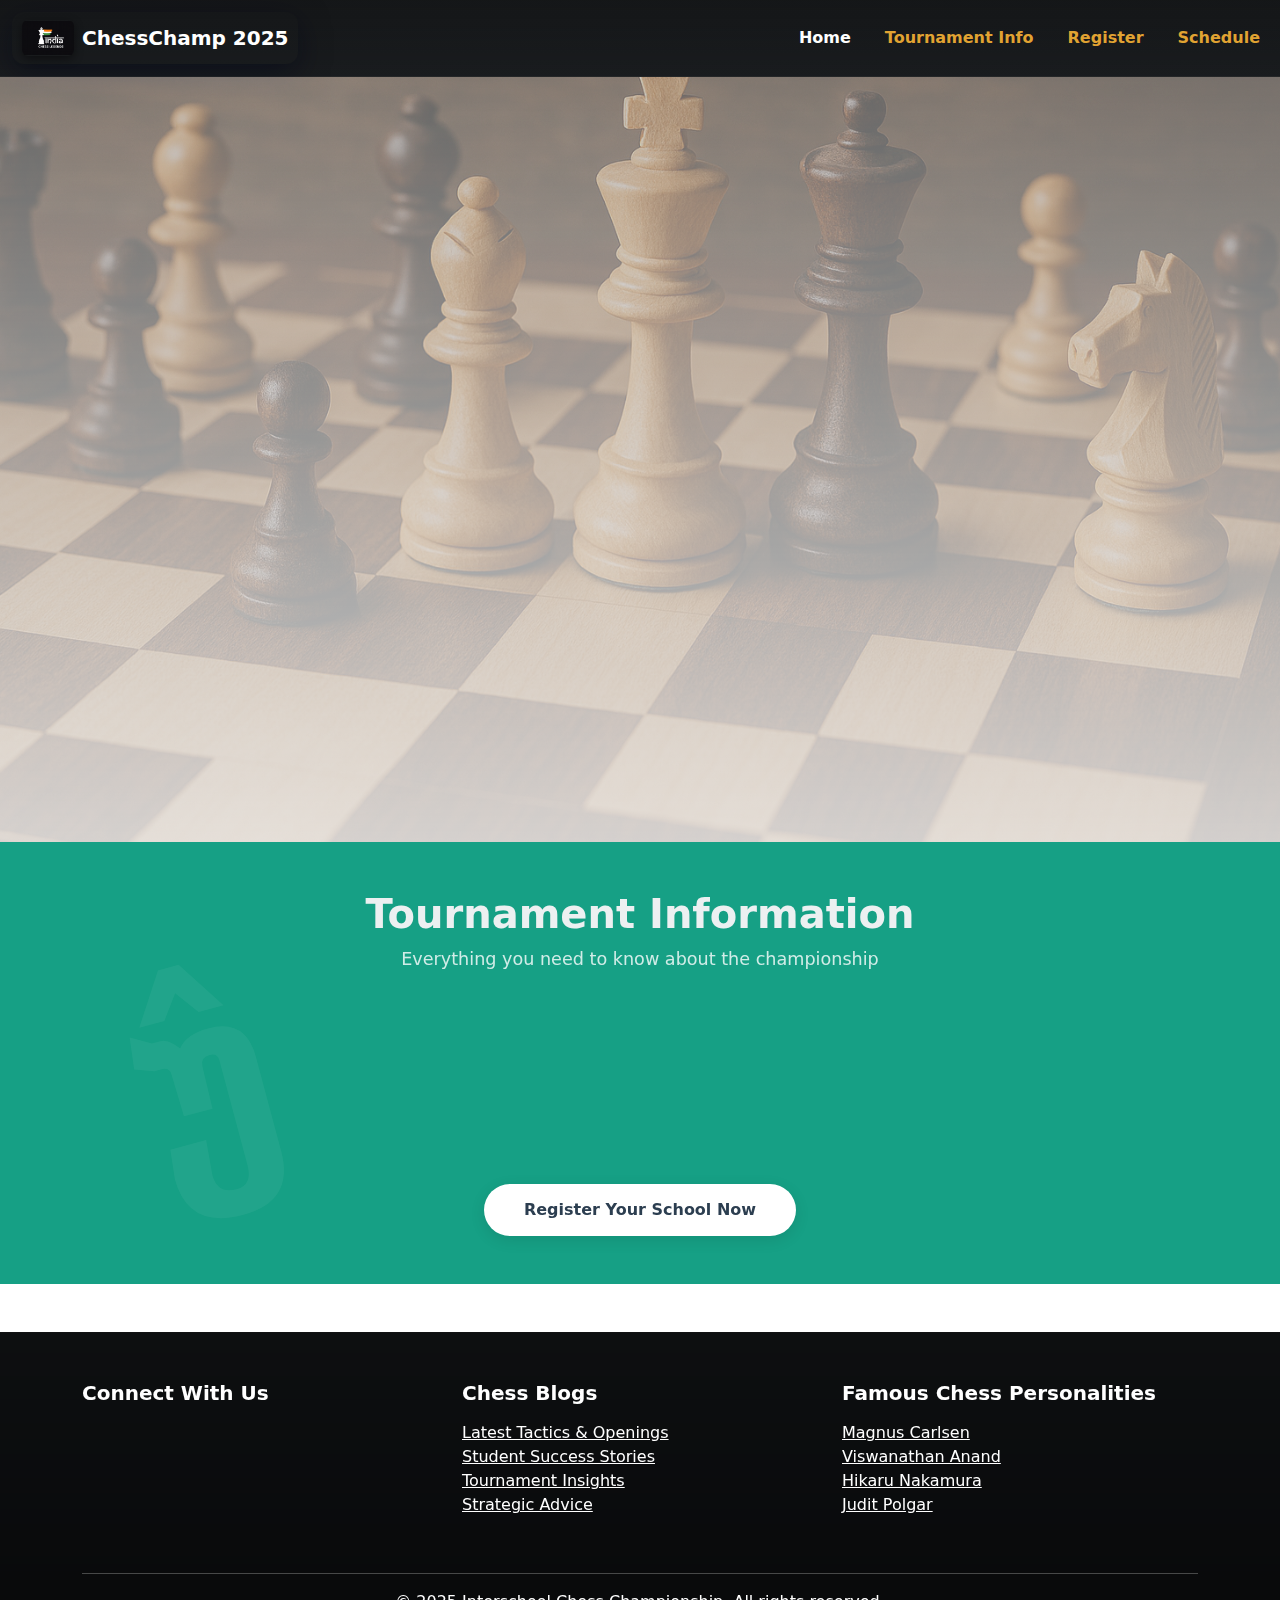
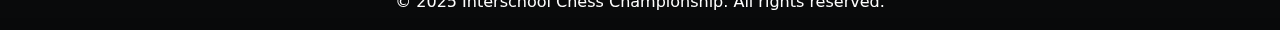
<file: index.html>
<!DOCTYPE html>
<html lang="en">
<head>
    <meta charset="UTF-8" />
    <meta name="viewport" content="width=device-width, initial-scale=1" />
    <meta name="description" content="Interschool Chess Championship 2025 - register, view schedule, and get tournament info." />

    <!-- Favicon -->
    <link rel="icon" href="logo.png" type="image/png">

    <title>Interschool Chess Championship 2025</title>

    <!-- Bootstrap CSS CDN -->
    <link href="https://cdn.jsdelivr.net/npm/bootstrap@5.3.3/dist/css/bootstrap.min.css" rel="stylesheet"
        integrity="sha384-QWTKZyjpPEjISv5WaRU9OFeRpok6YctnYmDr5pNlyT2bRjXh0JMhjY6hW+ALEwIH" crossorigin="anonymous" />

    <!-- FontAwesome CDN -->
    <link rel="stylesheet" href="https://cdnjs.cloudflare.com/ajax/libs/font-awesome/6.5.1/css/all.min.css"
        integrity="sha512-DTOQO9RWCH3ppGqcWaEA1BIZOC6xxalwEsw9c2QQeAIftl+Vegovlnee1c9QX4TctnWMn13TZye+giMm8e2LwA=="
        crossorigin="anonymous" referrerpolicy="no-referrer" />

    <!-- Google Fonts -->
    <link rel="preconnect" href="https://fonts.googleapis.com" />
    <link rel="preconnect" href="https://fonts.gstatic.com" crossorigin />
    <link href="https://fonts.googleapis.com/css2?family=Poppins:wght@400;500;600;700;800&display=swap" rel="stylesheet" />

    <!-- Custom CSS -->
    <link rel="stylesheet" href="styles.css" />

    <!-- small overrides to enable page background + overlay and logo shadow -->
    <style>
        /* full-page background (put background.jpg in project root) */
        body {
            background: url('background.jpg') no-repeat center center fixed;
            background-size: cover;
        }
        /* overlay for legible text */
        .bg-overlay {
            position: fixed;
            inset: 0;
            background: rgba(0,0,0,0.35);
            z-index: 0;
        }
        /* make navbar sit above overlay */
        .navbar, .hero-section, main, footer {
            position: relative;
            z-index: 2;
        }
        /* subtle logo styling */
        .navbar-brand img {
            height:36px;
            border-radius:6px;
            box-shadow: 0 3px 10px rgba(0,0,0,0.45);
        }
    </style>
</head>
<body>
    <!-- background overlay for contrast -->
    <div class="bg-overlay" aria-hidden="true"></div>

    <!-- Navigation Panel -->
    <nav class="navbar navbar-expand-lg navbar-dark bg-dark sticky-top">
        <div class="container">
            <a class="navbar-brand fw-bold d-flex align-items-center" href="#">
                <img src="logo.png" alt="ChessChamp Logo" class="me-2">
                <span>ChessChamp 2025</span>
            </a>
            <button class="navbar-toggler" type="button" data-bs-toggle="collapse"
                data-bs-target="#navbarNav" aria-controls="navbarNav" aria-expanded="false"
                aria-label="Toggle navigation">
                <span class="navbar-toggler-icon"></span>
            </button>
            <div class="collapse navbar-collapse justify-content-end" id="navbarNav">
                <ul class="navbar-nav fw-semibold">
                    <li class="nav-item">
                        <a class="nav-link active" href="#hero">Home</a>
                    </li>
                    <li class="nav-item">
                        <a class="nav-link" href="#tournament-info">Tournament Info</a>
                    </li>
                    <li class="nav-item">
                        <a class="nav-link" href="registration.html">Register</a>
                    </li>
                    <li class="nav-item">
                        <a class="nav-link" href="#schedule">Schedule</a>
                    </li>
                </ul>
            </div>
        </div>
    </nav>

    <!-- Hero Section -->
    <header id="hero" class="hero-section">
        <div class="container hero-content text-center">
            <h1 class="display-4">
                <span class="highlight-yellow">Interschool</span> <span class="highlight-cyan">Chess</span>
                <br />
                Championship 2025
            </h1>
            <p class="subtitle lead">Where young minds compete, strategies collide, and champions are born</p>
            <div class="hero-buttons mt-3">
                <a href="registration.html" class="btn btn-custom-primary mx-2 my-2">Register Now</a>
                <a href="#schedule" class="btn btn-custom-secondary mx-2 my-2">View Schedule</a>
            </div>
        </div>
    </header>

    <!-- Main Content -->
    <main>
        <!-- Tournament Information Section -->
        <section id="tournament-info" class="info-section py-5">
            <div class="container text-center">
                <h2 class="section-title">Tournament Information</h2>
                <p class="subtitle mb-4">Everything you need to know about the championship</p>

                <div class="row justify-content-center g-4">
                    <!-- Info Card 1: Date -->
                    <div class="col-lg-3 col-md-6">
                        <div class="info-card p-4 shadow-sm rounded bg-white">
                            <div class="icon text-primary"><i class="fas fa-calendar-alt fa-2x"></i></div>
                            <h3 class="card-title mt-3">Date</h3>
                            <p class="card-text">March 15-17, 2025</p>
                        </div>
                    </div>
                    <!-- Info Card 2: Venue -->
                    <div class="col-lg-3 col-md-6">
                        <div class="info-card p-4 shadow-sm rounded bg-white">
                            <div class="icon text-danger"><i class="fas fa-map-marker-alt fa-2x"></i></div>
                            <h3 class="card-title mt-3">Venue</h3>
                            <p class="card-text">Central Sports Complex</p>
                        </div>
                    </div>
                    <!-- Info Card 3: Participants -->
                    <div class="col-lg-3 col-md-6">
                        <div class="info-card p-4 shadow-sm rounded bg-white">
                            <div class="icon text-success"><i class="fas fa-users fa-2x"></i></div>
                            <h3 class="card-title mt-3">Participants</h3>
                            <p class="card-text">50+ Schools</p>
                        </div>
                    </div>
                    <!-- Info Card 4: Prize Pool -->
                    <div class="col-lg-3 col-md-6">
                        <div class="info-card p-4 shadow-sm rounded bg-white">
                            <div class="icon text-warning"><i class="fas fa-dollar-sign fa-2x"></i></div>
                            <h3 class="card-title mt-3">Prize Pool</h3>
                            <p class="card-text">$5,000+</p>
                        </div>
                    </div>
                </div>

                <!-- Final CTA -->
                <a id="register" href="registration.html" class="btn btn-final-cta mt-5">Register Your School Now</a>

            </div>
        </section>
    </main>

    <!-- jQuery CDN -->
    <script src="https://cdnjs.cloudflare.com/ajax/libs/jquery/3.7.1/jquery.min.js"
        integrity="sha512-v2CJ7UaYy4JwqLDIrZUI/4hqeoQieOmAZNXBeQyjo21dadnwR+8ZaIJVT8EE2iyI61OV8e6M8PP2/4hpQINQ/g=="
        crossorigin="anonymous" referrerpolicy="no-referrer"></script>

    <!-- Bootstrap JS Bundle -->
    <script src="https://cdn.jsdelivr.net/npm/bootstrap@5.3.3/dist/js/bootstrap.bundle.min.js"
        integrity="sha384-YvpcrYf0tY3lHB60NNkmXc5s9fDVZLESaAA55NDzOxhy9GkcIdslK1eN7N6jIeHz" crossorigin="anonymous">
    </script>

    <script>
        // Simple jQuery for smooth scroll anchor links
        $(document).ready(function () {
            console.log("Page loaded and ready for chess!");

            $('a[href^="#"]').on('click', function (event) {
                var target = $(this.getAttribute('href'));
                if (target.length) {
                    event.preventDefault();
                    $('html, body').stop().animate({
                        scrollTop: target.offset().top
                    }, 800);
                }
            });
        });
    </script>

<!-- Footer Section -->
<footer class="bg-dark text-white pt-5 pb-3 mt-5">
    <div class="container">
        <div class="row">
            <!-- Social Media -->
            <div class="col-md-4 mb-4">
                <h5 class="fw-bold mb-3">Connect With Us</h5>
                <a href="#" class="text-white me-3"><i class="fab fa-facebook fa-lg"></i></a>
                <a href="#" class="text-white me-3"><i class="fab fa-twitter fa-lg"></i></a>
                <a href="#" class="text-white me-3"><i class="fab fa-instagram fa-lg"></i></a>
                <a href="#" class="text-white me-3"><i class="fab fa-linkedin fa-lg"></i></a>
                <a href="#" class="text-white"><i class="fab fa-youtube fa-lg"></i></a>
            </div>
            <!-- Blog Section -->
            <div class="col-md-4 mb-4">
                <h5 class="fw-bold mb-3">Chess Blogs</h5>
                <ul class="list-unstyled">
                    <li><a href="#" class="text-white text-decoration-underline">Latest Tactics & Openings</a></li>
                    <li><a href="#" class="text-white text-decoration-underline">Student Success Stories</a></li>
                    <li><a href="#" class="text-white text-decoration-underline">Tournament Insights</a></li>
                    <li><a href="#" class="text-white text-decoration-underline">Strategic Advice</a></li>
                </ul>
            </div>
            <!-- Famous Personalities -->
            <div class="col-md-4 mb-4">
                <h5 class="fw-bold mb-3">Famous Chess Personalities</h5>
                <ul class="list-unstyled">
                    <li><a href="#" class="text-white text-decoration-underline">Magnus Carlsen</a></li>
                    <li><a href="#" class="text-white text-decoration-underline">Viswanathan Anand</a></li>
                    <li><a href="#" class="text-white text-decoration-underline">Hikaru Nakamura</a></li>
                    <li><a href="#" class="text-white text-decoration-underline">Judit Polgar</a></li>
                </ul>
            </div>
        </div>
        <hr class="bg-secondary">
        <div class="row">
            <div class="col text-center">
                <p class="mb-0">&copy; 2025 Interschool Chess Championship. All rights reserved.</p>
            </div>
        </div>
    </div>
</footer>

</body>
</html>
</file>
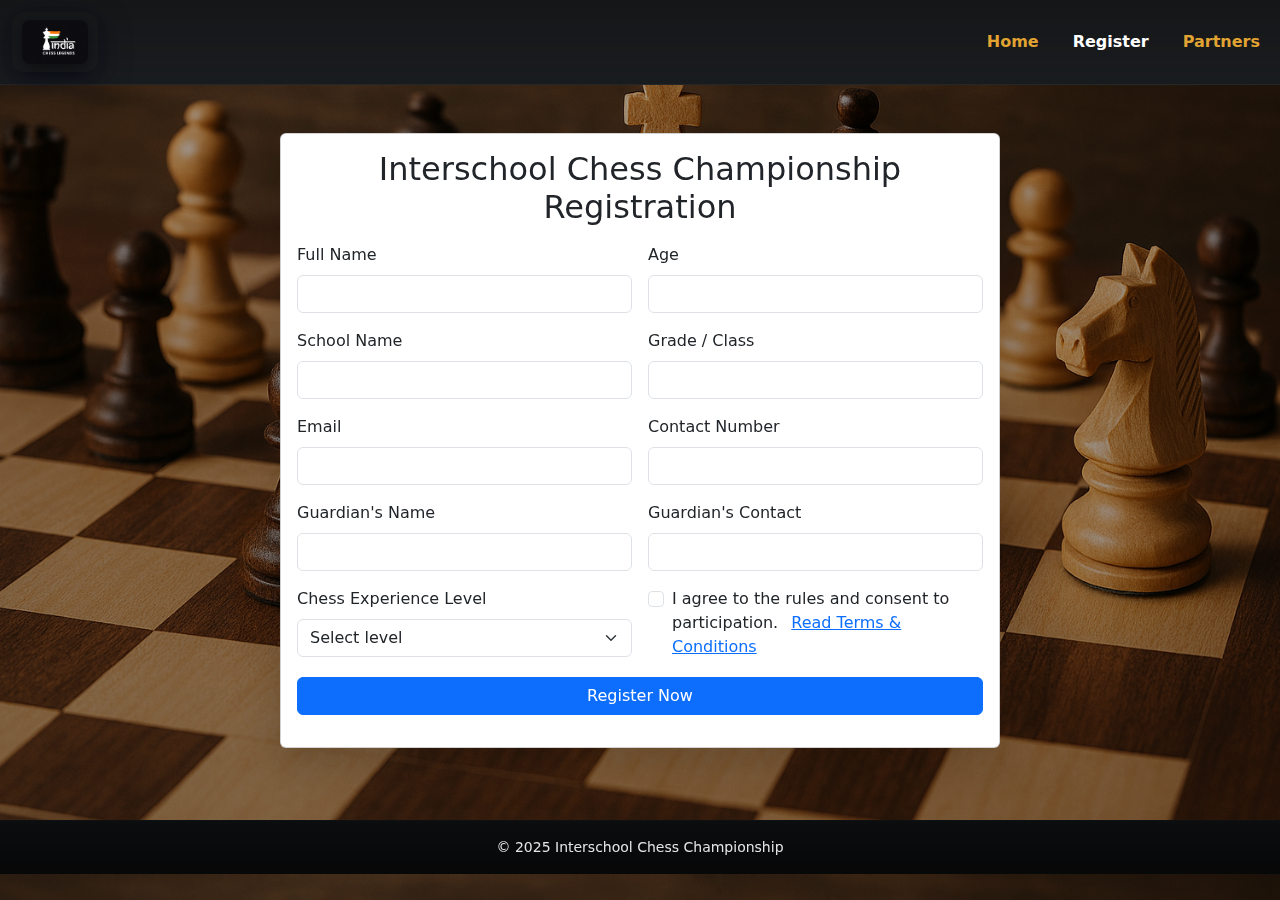
<file: registration.html>
<!DOCTYPE html>
<html lang="en">
<head>
    <meta charset="utf-8" />
    <meta name="viewport" content="width=device-width,initial-scale=1" />
    <title>Register — Interschool Chess Championship</title>

    <!-- Favicons -->
    <link rel="icon" type="image/png" sizes="32x32" href="favicon-32.png">
    <link rel="icon" type="image/png" sizes="48x48" href="favicon-48.png">
    <link rel="shortcut icon" href="favicon.ico" type="image/x-icon">
    <link rel="apple-touch-icon" sizes="180x180" href="apple-touch-icon.png">
    <meta name="theme-color" content="#0d6efd">

    <!-- Bootstrap CSS -->
    <link href="https://cdn.jsdelivr.net/npm/bootstrap@5.3.3/dist/css/bootstrap.min.css" rel="stylesheet"
          crossorigin="anonymous" />

    <!-- Project CSS -->
    <link rel="stylesheet" href="styles.css" />
</head>
<body>
    <div class="bg-overlay" aria-hidden="true"></div>

    <!-- Navigation (same as index) -->
    <nav class="navbar navbar-expand-lg navbar-dark bg-dark sticky-top">
        <div class="container">
            <a class="navbar-brand d-flex align-items-center" href="index.html" aria-label="Home">
                <img src="logo.png" alt="Site logo" style="height:44px; width:auto; border-radius:8px;">
            </a>

            <button class="navbar-toggler" type="button" data-bs-toggle="collapse"
                    data-bs-target="#navbarNav" aria-controls="navbarNav" aria-expanded="false"
                    aria-label="Toggle navigation">
                <span class="navbar-toggler-icon"></span>
            </button>

            <div class="collapse navbar-collapse justify-content-end" id="navbarNav">
                <ul class="navbar-nav fw-semibold">
                    <li class="nav-item"><a class="nav-link" href="index.html">Home</a></li>
                    <li class="nav-item"><a class="nav-link active" href="registration.html">Register</a></li>
                    <li class="nav-item"><a class="nav-link" href="partners.html">Partners</a></li>
                </ul>
            </div>
        </div>
    </nav>

    <!-- Registration form -->
    <main class="form-wrap py-5">
        <div class="container d-flex justify-content-center">
            <div class="card shadow-lg" style="max-width:720px; width:100%;">
                <div class="card-body">
                    <h2 class="card-title text-center mb-3">Interschool Chess Championship Registration</h2>

                    <!-- IMPORTANT: replace APPS_SCRIPT_URL with your deployed Apps Script web app URL -->
                    <form id="regForm" action="https://script.google.com/macros/s/AKfycbx0muFwBFm2RHap0IhELVrEaoYLRfnDjO_DhUdGuZ-_DJtVDOnWThdS4sALF8njBSyT/exec" method="post" novalidate>
                        <div class="row g-3">
                            <div class="col-12 col-md-6">
                                <label for="name" class="form-label">Full Name</label>
                                <input id="name" name="name" type="text" class="form-control" required>
                            </div>
                            <div class="col-12 col-md-6">
                                <label for="age" class="form-label">Age</label>
                                <input id="age" name="age" type="number" min="6" max="100" class="form-control" required>
                            </div>

                            <div class="col-12 col-md-6">
                                <label for="school" class="form-label">School Name</label>
                                <input id="school" name="school" type="text" class="form-control" required>
                            </div>
                            <div class="col-12 col-md-6">
                                <label for="grade" class="form-label">Grade / Class</label>
                                <input id="grade" name="grade" type="text" class="form-control" required>
                            </div>

                            <div class="col-12 col-md-6">
                                <label for="email" class="form-label">Email</label>
                                <input id="email" name="email" type="email" class="form-control" required>
                            </div>
                            <div class="col-12 col-md-6">
                                <label for="contact" class="form-label">Contact Number</label>
                                <input id="contact" name="contact" type="tel" class="form-control" inputmode="tel"
                                       pattern="[\d+\-\s]{7,20}" title="Enter a valid phone number" required>
                            </div>

                            <div class="col-12 col-md-6">
                                <label for="guardian" class="form-label">Guardian's Name</label>
                                <input id="guardian" name="guardian" type="text" class="form-control" required>
                            </div>
                            <div class="col-12 col-md-6">
                                <label for="guardianContact" class="form-label">Guardian's Contact</label>
                                <input id="guardianContact" name="guardianContact" type="tel" class="form-control" required>
                            </div>

                            <div class="col-12 col-md-6">
                                <label for="level" class="form-label">Chess Experience Level</label>
                                <select id="level" name="level" class="form-select" required>
                                    <option value="">Select level</option>
                                    <option>Beginner</option>
                                    <option>Intermediate</option>
                                    <option>Advanced</option>
                                </select>
                            </div>

                            <div class="col-12 col-md-6 d-flex align-items-center">
                                <div class="form-check">
                                    <input id="consent" name="consent" class="form-check-input" type="checkbox" value="Yes" required>
                                    <label class="form-check-label" for="consent">
                                        I agree to the rules and consent to participation.
                                        <a href="terms.html" target="_blank" rel="noopener" class="ms-2">Read Terms &amp; Conditions</a>
                                    </label>
                                </div>
                            </div>

                            <div class="col-12">
                                <button id="submitBtn" type="submit" class="btn btn-primary w-100">Register Now</button>
                            </div>

                            <div class="col-12">
                                <div id="formMessage" class="alert d-none mt-2" role="alert"></div>
                            </div>
                        </div>
                    </form>

                </div>
            </div>
        </div>
    </main>
    
    <footer class="bg-dark text-white py-3 mt-4">
        <div class="container text-center small">
            &copy; 2025 Interschool Chess Championship
        </div>
    </footer>
    
    <!-- Bootstrap JS -->
    <script src="https://cdn.jsdelivr.net/npm/bootstrap@5.3.3/dist/js/bootstrap.bundle.min.js" crossorigin="anonymous"></script>

    <script>
    // lightweight client-side feedback and basic validation UI
    (function(){
      const form = document.getElementById('regForm');
      const msg = document.getElementById('formMessage');
      const submitBtn = document.getElementById('submitBtn');

      form.addEventListener('submit', function(ev){
        // browser will handle required/validation; show pending state
        submitBtn.disabled = true;
        submitBtn.textContent = 'Submitting...';
        msg.classList.remove('d-none','alert-success','alert-danger');
        // allow normal submit to server (remove if you want to post via fetch)
        setTimeout(function(){
          // if user didn't replace action, show warning
          if (!form.action || form.action.includes('APPS_SCRIPT_URL_HERE')) {
            ev.preventDefault();
            submitBtn.disabled = false;
            submitBtn.textContent = 'Register Now';
            msg.textContent = 'Replace APPS_SCRIPT_URL_HERE with your deployed Apps Script URL. Submission prevented.';
            msg.classList.add('alert','alert-danger','d-block');
          }
        }, 200);
      }, false);
    })();
    </script>
</body>
</html>
</file>
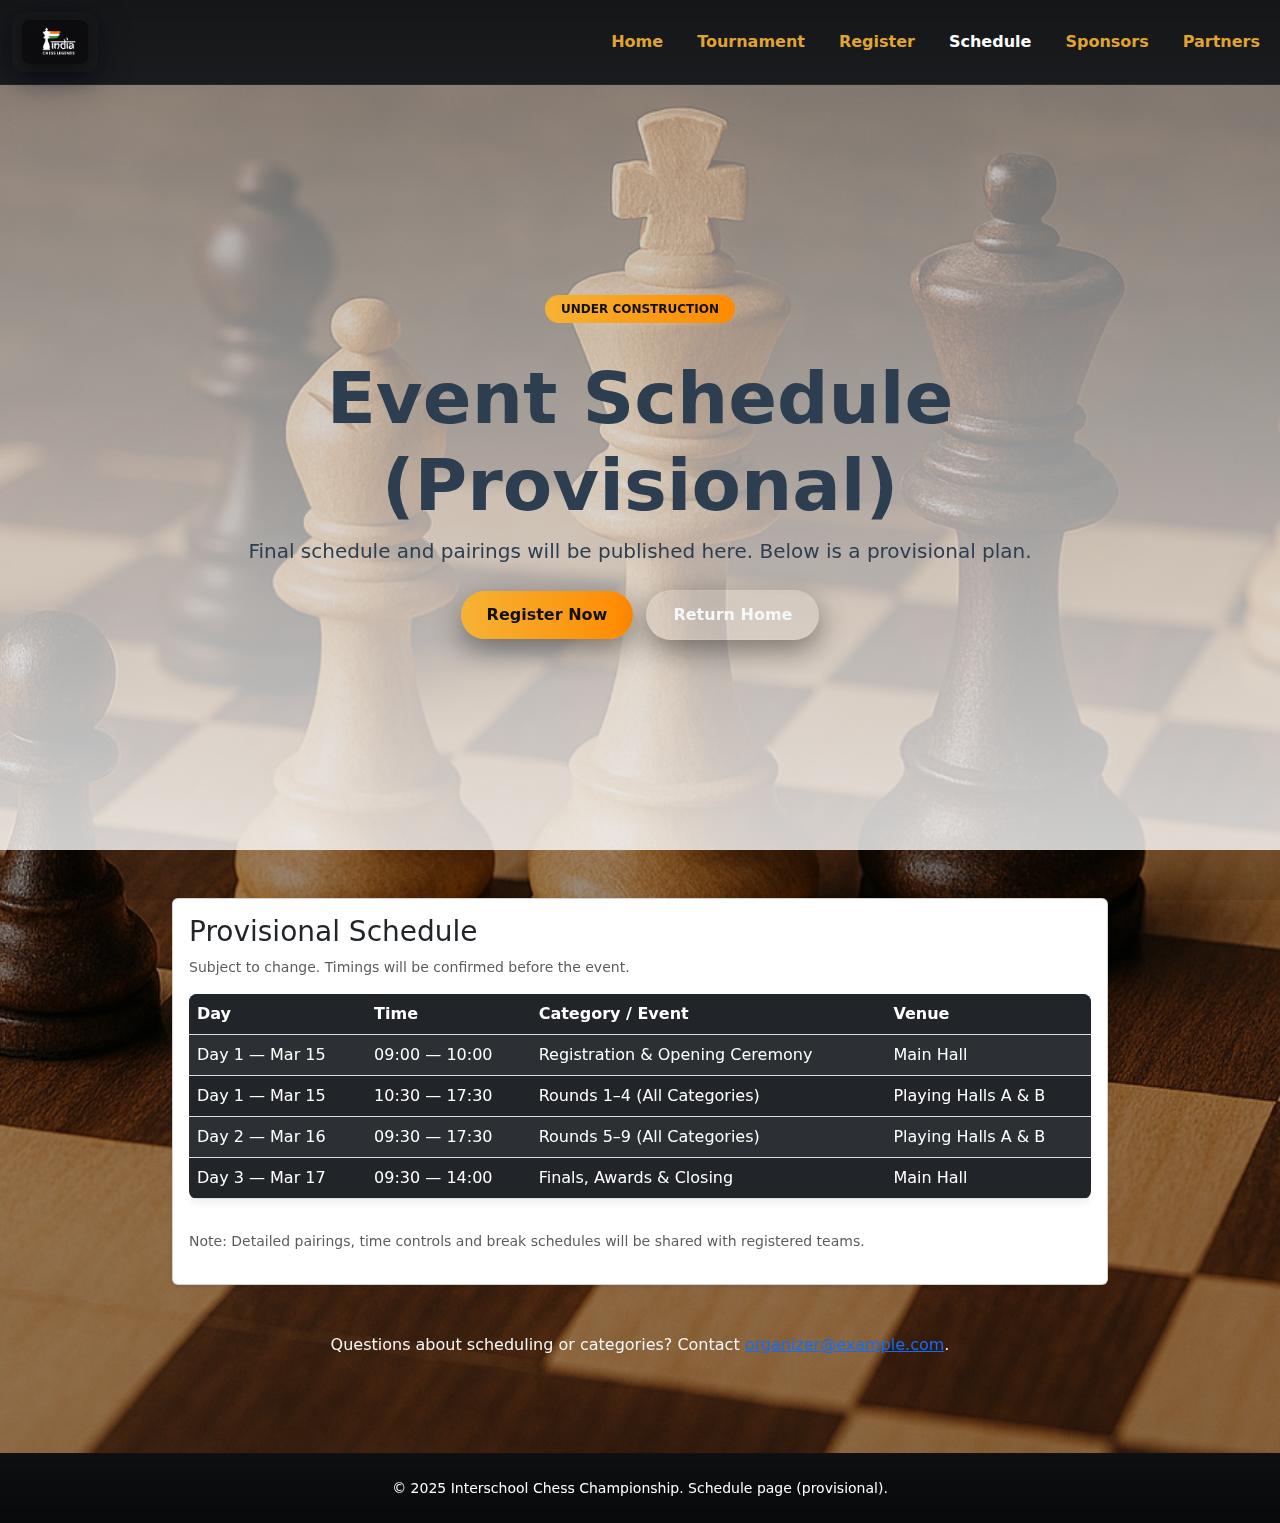
<file: schedule.html>
<!DOCTYPE html>
<html lang="en">
<head>
  <meta charset="utf-8" />
  <meta name="viewport" content="width=device-width,initial-scale=1" />
  <title>Schedule — Interschool Chess Championship</title>

  <!-- Favicons -->
  <link rel="icon" type="image/png" sizes="32x32" href="favicon-32.png">
  <link rel="icon" type="image/png" sizes="48x48" href="favicon-48.png">
  <link rel="shortcut icon" href="favicon.ico" type="image/x-icon">
  <link rel="apple-touch-icon" sizes="180x180" href="apple-touch-icon.png">
  <meta name="theme-color" content="#0d6efd">

  <!-- Bootstrap CSS -->
  <link href="https://cdn.jsdelivr.net/npm/bootstrap@5.3.3/dist/css/bootstrap.min.css" rel="stylesheet" crossorigin="anonymous" />

  <!-- Project CSS -->
  <link rel="stylesheet" href="styles.css" />
</head>
<body>
  <div class="bg-overlay" aria-hidden="true"></div>

  <!-- Navigation -->
  <nav class="navbar navbar-expand-lg navbar-dark bg-dark sticky-top">
    <div class="container">
      <a class="navbar-brand d-flex align-items-center" href="index.html" aria-label="Home">
        <img src="logo.png" alt="Site logo" style="height:44px; width:auto; border-radius:8px;">
      </a>
      <button class="navbar-toggler" type="button" data-bs-toggle="collapse"
              data-bs-target="#navbarNav" aria-controls="navbarNav" aria-expanded="false"
              aria-label="Toggle navigation">
        <span class="navbar-toggler-icon"></span>
      </button>
      <div class="collapse navbar-collapse justify-content-end" id="navbarNav">
        <ul class="navbar-nav fw-semibold">
          <li class="nav-item"><a class="nav-link" href="index.html">Home</a></li>
          <li class="nav-item"><a class="nav-link" href="tournament.html">Tournament</a></li>
          <li class="nav-item"><a class="nav-link" href="registration.html">Register</a></li>
          <li class="nav-item"><a class="nav-link active" href="schedule.html">Schedule</a></li>
          <li class="nav-item"><a class="nav-link" href="sponsors.html">Sponsors</a></li>
          <li class="nav-item"><a class="nav-link" href="partners.html">Partners</a></li>
        </ul>
      </div>
    </div>
  </nav>

  <!-- Under Construction / Provisional Schedule -->
  <header class="hero-section text-center py-6">
    <div class="container">
      <div class="badge rounded-pill mb-3" style="background:linear-gradient(90deg,#f6b235,#ff8a00);color:#111;font-weight:700;padding:8px 16px;display:inline-block;">
        UNDER CONSTRUCTION
      </div>
      <h1 class="display-5 mt-3">Event Schedule (Provisional)</h1>
      <p class="lead mt-2 mb-4">Final schedule and pairings will be published here. Below is a provisional plan.</p>
      <a href="registration.html" class="btn btn-custom-primary me-2">Register Now</a>
      <a href="index.html" class="btn btn-custom-secondary">Return Home</a>
    </div>
  </header>

  <main class="py-5">
    <div class="container" style="max-width:960px;">
      <section class="card shadow-sm mb-5">
        <div class="card-body">
          <h3 class="card-title">Provisional Schedule</h3>
          <p class="text-muted small">Subject to change. Timings will be confirmed before the event.</p>

          <div class="table-responsive mt-3">
            <table class="table table-dark table-striped align-middle">
              <thead>
                <tr>
                  <th>Day</th>
                  <th>Time</th>
                  <th>Category / Event</th>
                  <th>Venue</th>
                </tr>
              </thead>
              <tbody>
                <tr>
                  <td>Day 1 — Mar 15</td>
                  <td>09:00 — 10:00</td>
                  <td>Registration & Opening Ceremony</td>
                  <td>Main Hall</td>
                </tr>
                <tr>
                  <td>Day 1 — Mar 15</td>
                  <td>10:30 — 17:30</td>
                  <td>Rounds 1–4 (All Categories)</td>
                  <td>Playing Halls A & B</td>
                </tr>
                <tr>
                  <td>Day 2 — Mar 16</td>
                  <td>09:30 — 17:30</td>
                  <td>Rounds 5–9 (All Categories)</td>
                  <td>Playing Halls A & B</td>
                </tr>
                <tr>
                  <td>Day 3 — Mar 17</td>
                  <td>09:30 — 14:00</td>
                  <td>Finals, Awards & Closing</td>
                  <td>Main Hall</td>
                </tr>
              </tbody>
            </table>
          </div>

          <p class="small text-muted mt-3">Note: Detailed pairings, time controls and break schedules will be shared with registered teams.</p>
        </div>
      </section>

      <section class="mb-5 text-center">
        <p>Questions about scheduling or categories? Contact <a href="mailto:organizer@example.com">organizer@example.com</a>.</p>
      </section>
    </div>
  </main>

  <footer class="bg-dark text-white py-4">
    <div class="container text-center small">
      &copy; 2025 Interschool Chess Championship. Schedule page (provisional).
    </div>
  </footer>

  <!-- Bootstrap JS -->
  <script src="https://cdn.jsdelivr.net/npm/bootstrap@5.3.3/dist/js/bootstrap.bundle.min.js" crossorigin="anonymous"></script>
</body>
</html>
</file>
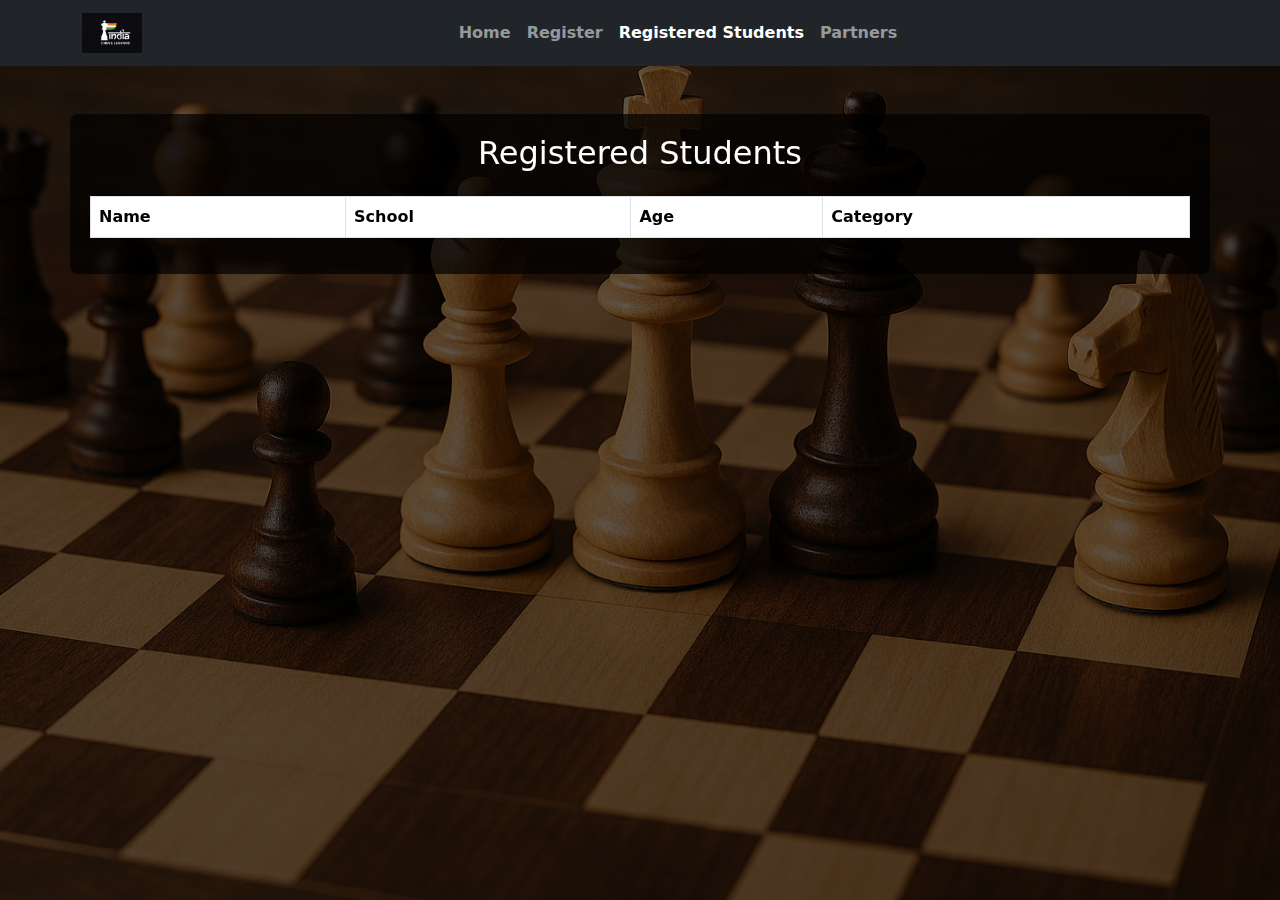
<file: schools.html>
<!DOCTYPE html>
<html lang="en">
<head>
    <meta charset="UTF-8" />
    <meta name="viewport" content="width=device-width, initial-scale=1" />
    <title>Registered Students - Interschool Chess Championship</title>
    <link href="https://cdn.jsdelivr.net/npm/bootstrap@5.3.3/dist/css/bootstrap.min.css" rel="stylesheet" />
    <style>
        /* Background image styling */
        body {
            background-image: url('background.jpg'); /* Replace with your image path */
            background-size: cover;
            background-position: center;
            background-repeat: no-repeat;
            min-height: 100vh;
            color: white; /* Text color for visibility */
        }
        /* Overlay to darken background for text readability */
        .bg-overlay {
            position: fixed;
            top: 0; left: 0; right: 0; bottom: 0;
            background-color: rgba(0,0,0,0.6);
            z-index: -1;
        }
        /* Table container override for readability */
        .table-container {
            background-color: rgba(0,0,0,0.7);
            padding: 20px;
            border-radius: 8px;
        }
    </style>
</head>
<body>
    <div class="bg-overlay"></div>

    <!-- Navigation Bar (same structure as your main site) -->
    <nav class="navbar navbar-expand-lg navbar-dark bg-dark sticky-top">
        <div class="container">
            <a class="navbar-brand" href="#">
                <img src="logo.png" alt="Interschool Chess Logo" style="max-height:40px;" />
            </a>
            <button class="navbar-toggler" type="button" data-bs-toggle="collapse"
                data-bs-target="#navbarNav" aria-controls="navbarNav" aria-expanded="false"
                aria-label="Toggle navigation">
                <span class="navbar-toggler-icon"></span>
            </button>
            <div class="collapse navbar-collapse justify-content-center" id="navbarNav">
                <ul class="navbar-nav fw-semibold">
                    <li class="nav-item"><a class="nav-link" href="./index.html">Home</a></li>
                    <li class="nav-item"><a class="nav-link" href="registration.html">Register</a></li>
                    <li class="nav-item"><a class="nav-link active" aria-current="page" href="../students.html">Registered Students</a></li>
                    <li class="nav-item"><a class="nav-link" href="../partners.html">Partners</a></li>
                </ul>
            </div>
        </div>
    </nav>

    <div class="container table-container mt-5">
        <h2 class="mb-4 text-center">Registered Students</h2>
        <table class="table table-hover table-bordered text-white" id="students-table">
            <thead>
                <tr>
                    <th>Name</th>
                    <th>School</th>
                    <th>Age</th>
                    <th>Category</th>
                </tr>
            </thead>
            <tbody>
                <!-- Student rows will be inserted here -->
            </tbody>
        </table>
    </div>

    <script src="https://cdn.jsdelivr.net/npm/bootstrap@5.3.3/dist/js/bootstrap.bundle.min.js"></script>
    <script>
        fetch('http://localhost:3000/api/students')
            .then(response => response.json())
            .then(data => {
                const tbody = document.querySelector('#students-table tbody');
                data.forEach(student => {
                    const row = document.createElement('tr');
                    row.innerHTML = `
                        <td>${student.Name}</td>
                        <td>${student.School}</td>
                        <td>${student.Age}</td>
                        <td>${student.Category || ''}</td>
                    `;
                    tbody.appendChild(row);
                });
            })
            .catch(err => {
                const tbody = document.querySelector('#students-table tbody');
                tbody.innerHTML = '<tr><td colspan="4" class="text-center">Failed to load data.</td></tr>';
                console.error('Error loading
</file>
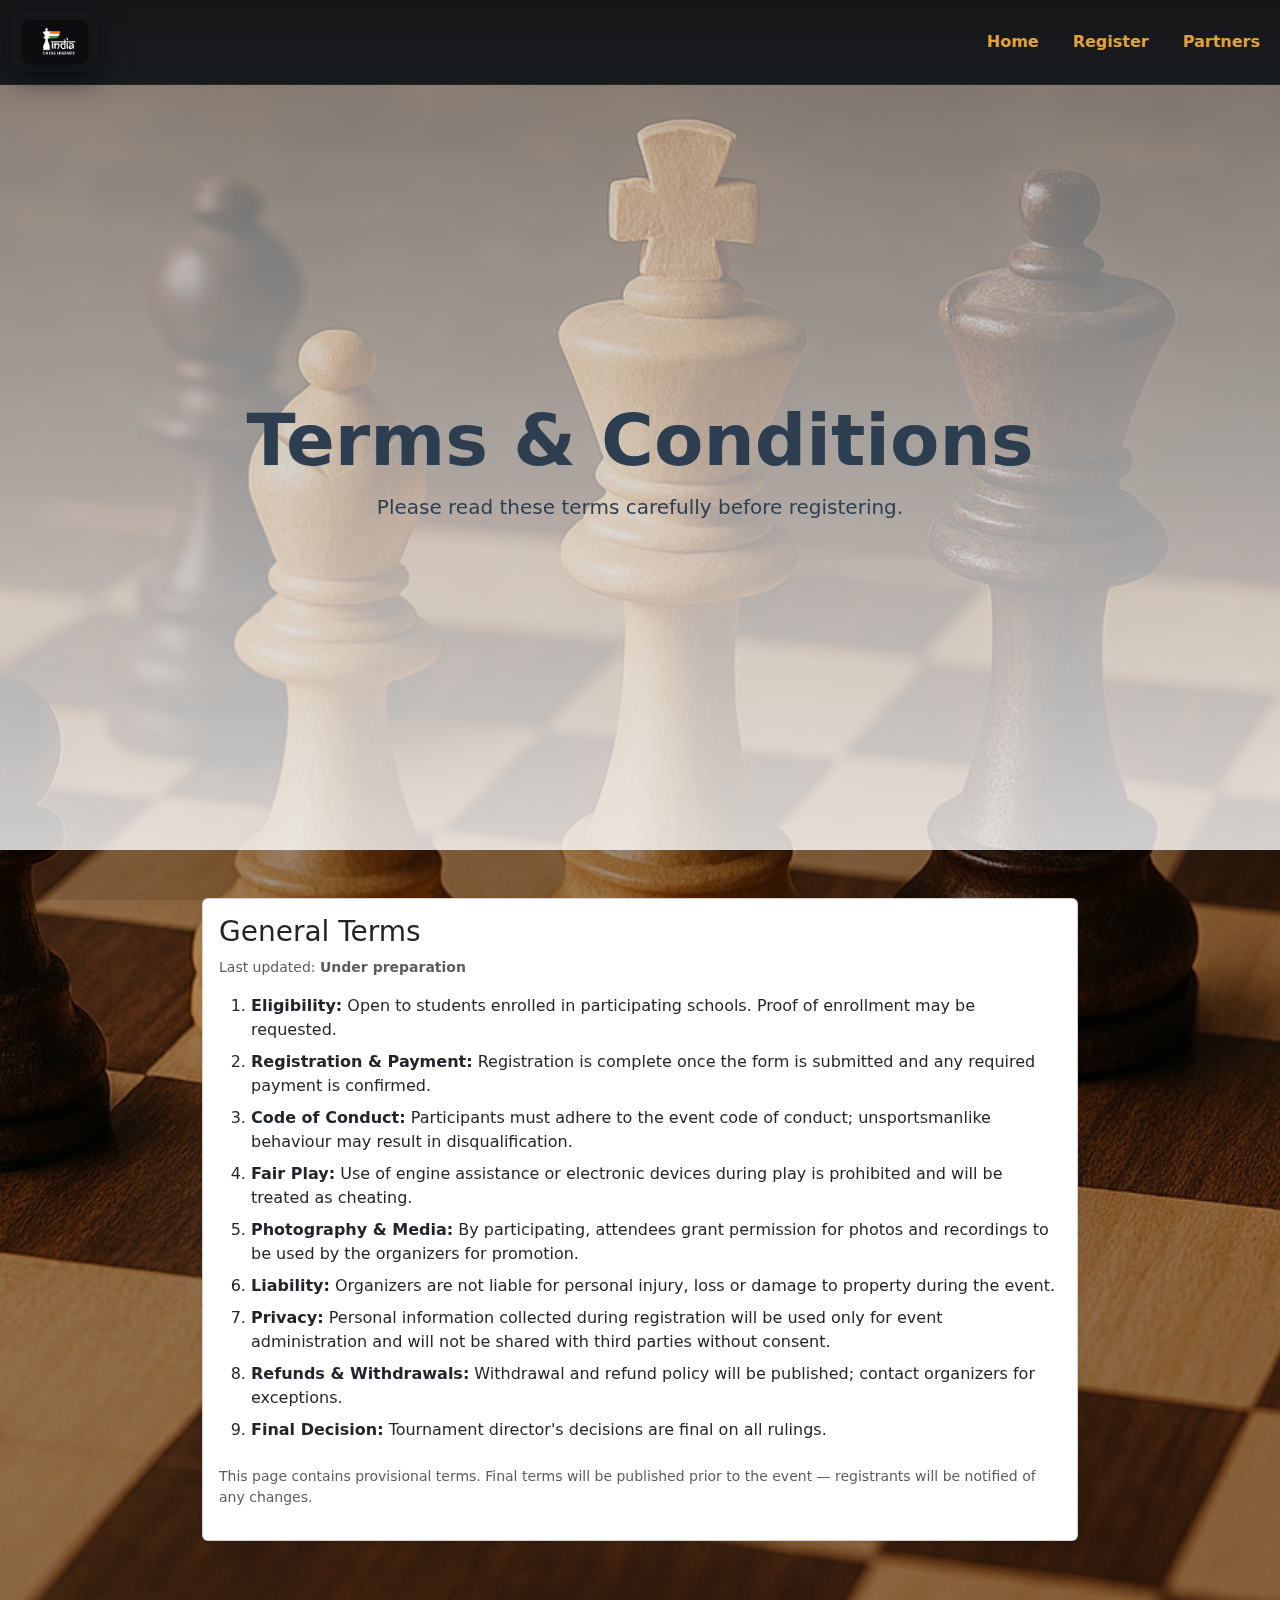
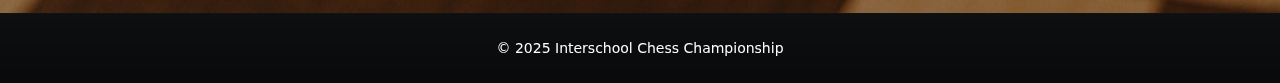
<file: terms.html>
<!DOCTYPE html>
<html lang="en">
<head>
  <meta charset="utf-8" />
  <meta name="viewport" content="width=device-width,initial-scale=1" />
  <title>Terms &amp; Conditions — Interschool Chess Championship</title>

  <link rel="icon" type="image/png" sizes="32x32" href="favicon-32.png">
  <link rel="icon" type="image/png" sizes="48x48" href="favicon-48.png">
  <link rel="shortcut icon" href="favicon.ico" type="image/x-icon">
  <link rel="apple-touch-icon" sizes="180x180" href="apple-touch-icon.png">
  <meta name="theme-color" content="#0d6efd">

  <link href="https://cdn.jsdelivr.net/npm/bootstrap@5.3.3/dist/css/bootstrap.min.css" rel="stylesheet" crossorigin="anonymous" />
  <link rel="stylesheet" href="styles.css" />
</head>
<body>
  <div class="bg-overlay" aria-hidden="true"></div>

  <nav class="navbar navbar-expand-lg navbar-dark bg-dark sticky-top">
    <div class="container">
      <a class="navbar-brand d-flex align-items-center" href="index.html" aria-label="Home">
        <img src="logo.png" alt="Site logo" style="height:44px; width:auto; border-radius:8px;">
      </a>
      <button class="navbar-toggler" type="button" data-bs-toggle="collapse"
              data-bs-target="#navbarNav" aria-controls="navbarNav" aria-expanded="false"
              aria-label="Toggle navigation">
        <span class="navbar-toggler-icon"></span>
      </button>

      <div class="collapse navbar-collapse justify-content-end" id="navbarNav">
        <ul class="navbar-nav fw-semibold">
          <li class="nav-item"><a class="nav-link" href="index.html">Home</a></li>
          <li class="nav-item"><a class="nav-link" href="registration.html">Register</a></li>
          <li class="nav-item"><a class="nav-link" href="partners.html">Partners</a></li>
        </ul>
      </div>
    </div>
  </nav>

  <header class="hero-section text-center py-5">
    <div class="container">
      <h1 class="display-5 mt-2">Terms &amp; Conditions</h1>
      <p class="lead mt-2 mb-4">Please read these terms carefully before registering.</p>
    </div>
  </header>

  <main class="py-5">
    <div class="container" style="max-width:900px;">
      <div class="card shadow-sm mb-4">
        <div class="card-body">
          <h3 class="card-title">General Terms</h3>
          <p class="text-muted small">Last updated: <strong>Under preparation</strong></p>

          <ol class="mt-3">
            <li><strong>Eligibility:</strong> Open to students enrolled in participating schools. Proof of enrollment may be requested.</li>
            <li class="mt-2"><strong>Registration & Payment:</strong> Registration is complete once the form is submitted and any required payment is confirmed.</li>
            <li class="mt-2"><strong>Code of Conduct:</strong> Participants must adhere to the event code of conduct; unsportsmanlike behaviour may result in disqualification.</li>
            <li class="mt-2"><strong>Fair Play:</strong> Use of engine assistance or electronic devices during play is prohibited and will be treated as cheating.</li>
            <li class="mt-2"><strong>Photography & Media:</strong> By participating, attendees grant permission for photos and recordings to be used by the organizers for promotion.</li>
            <li class="mt-2"><strong>Liability:</strong> Organizers are not liable for personal injury, loss or damage to property during the event.</li>
            <li class="mt-2"><strong>Privacy:</strong> Personal information collected during registration will be used only for event administration and will not be shared with third parties without consent.</li>
            <li class="mt-2"><strong>Refunds & Withdrawals:</strong> Withdrawal and refund policy will be published; contact organizers for exceptions.</li>
            <li class="mt-2"><strong>Final Decision:</strong> Tournament director's decisions are final on all rulings.</li>
          </ol>

          <p class="small text-muted mt-4">This page contains provisional terms. Final terms will be published prior to the event — registrants will be notified of any changes.</p>
        </div>
      </div>

     
    </div>
  </main>

  <footer class="bg-dark text-white py-4">
    <div class="container text-center small">
      &copy; 2025 Interschool Chess Championship
    </div>
  </footer>

  <script src="https://cdn.jsdelivr.net/npm/bootstrap@5.3.3/dist/js/bootstrap.bundle.min.js" crossorigin="anonymous"></script>
</body>
</html>
</file>
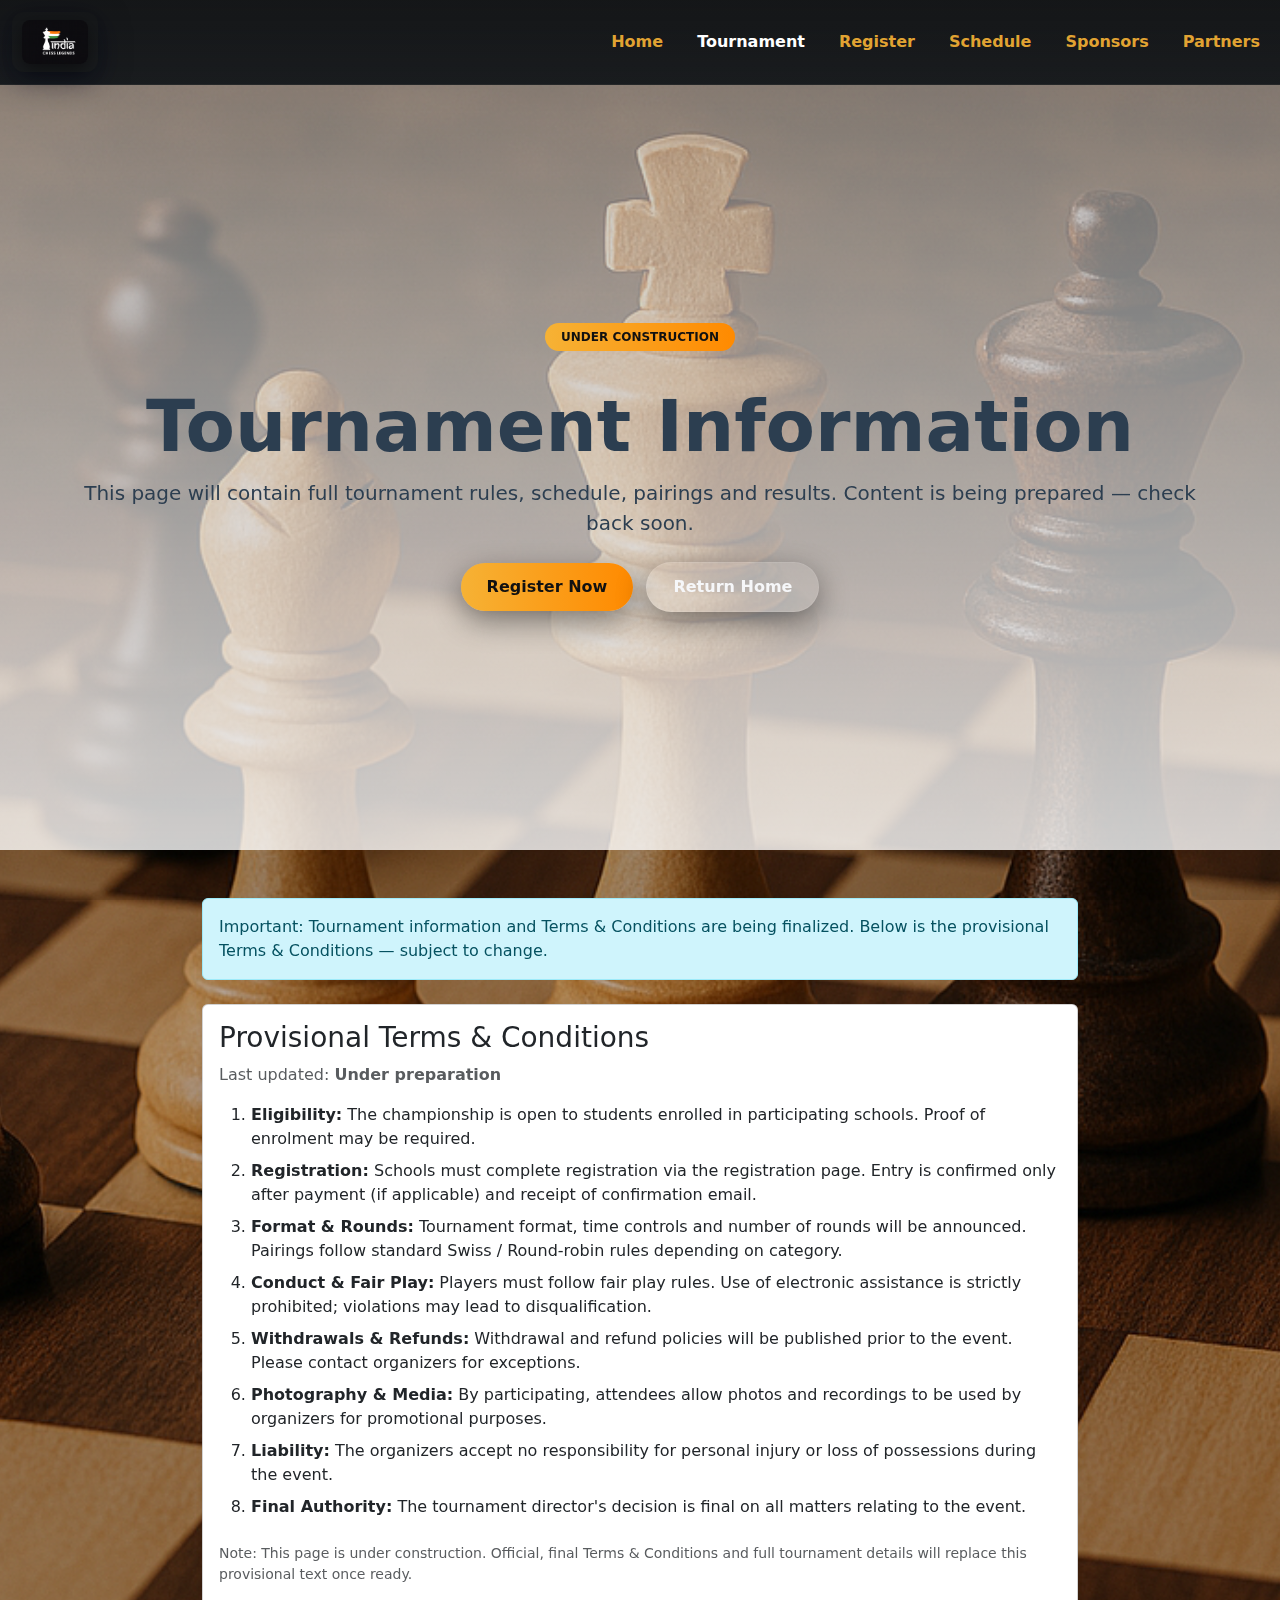
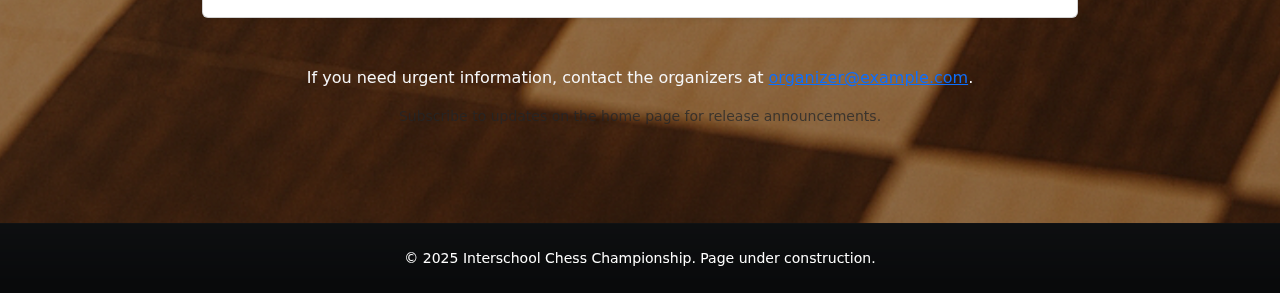
<file: tournament.html>
<!DOCTYPE html>
<html lang="en">
<head>
  <meta charset="utf-8" />
  <meta name="viewport" content="width=device-width,initial-scale=1" />
  <title>Tournament Information — Interschool Chess Championship</title>

  <!-- Favicons (use project logo variations) -->
  <link rel="icon" type="image/png" sizes="32x32" href="favicon-32.png">
  <link rel="icon" type="image/png" sizes="48x48" href="favicon-48.png">
  <link rel="shortcut icon" href="favicon.ico" type="image/x-icon">
  <link rel="apple-touch-icon" sizes="180x180" href="apple-touch-icon.png">
  <meta name="theme-color" content="#0d6efd">

  <!-- Bootstrap CSS (same CDN used in project) -->
  <link href="https://cdn.jsdelivr.net/npm/bootstrap@5.3.3/dist/css/bootstrap.min.css" rel="stylesheet"
        crossorigin="anonymous" />

  <!-- Project CSS -->
  <link rel="stylesheet" href="styles.css" />
</head>
<body>
  <div class="bg-overlay" aria-hidden="true"></div>

  <!-- Navigation (same style as other pages) -->
  <nav class="navbar navbar-expand-lg navbar-dark bg-dark sticky-top">
    <div class="container">
      <a class="navbar-brand d-flex align-items-center" href="index.html" aria-label="Home">
        <img src="logo.png" alt="Site logo" style="height:44px; width:auto; border-radius:8px;">
      </a>

      <button class="navbar-toggler" type="button" data-bs-toggle="collapse"
              data-bs-target="#navbarNav" aria-controls="navbarNav" aria-expanded="false"
              aria-label="Toggle navigation">
        <span class="navbar-toggler-icon"></span>
      </button>

      <div class="collapse navbar-collapse justify-content-end" id="navbarNav">
        <ul class="navbar-nav fw-semibold">
          <li class="nav-item"><a class="nav-link" href="index.html">Home</a></li>
          <li class="nav-item"><a class="nav-link active" href="tournament.html">Tournament</a></li>
          <li class="nav-item"><a class="nav-link" href="registration.html">Register</a></li>
          <li class="nav-item"><a class="nav-link" href="schedule.html">Schedule</a></li>
          <li class="nav-item"><a class="nav-link" href="sponsors.html">Sponsors</a></li>
          <li class="nav-item"><a class="nav-link" href="partners.html">Partners</a></li>
        </ul>
      </div>
    </div>
  </nav>

  <!-- Under Construction Hero -->
  <header class="hero-section text-center py-6">
    <div class="container">
      <div class="badge rounded-pill mb-3" style="background:linear-gradient(90deg,#f6b235,#ff8a00);color:#111;font-weight:700;padding:8px 16px;display:inline-block;">
        UNDER CONSTRUCTION
      </div>
      <h1 class="display-5 mt-3">Tournament Information</h1>
      <p class="lead mt-2 mb-4">This page will contain full tournament rules, schedule, pairings and results. Content is being prepared — check back soon.</p>
      <a href="registration.html" class="btn btn-custom-primary me-2">Register Now</a>
      <a href="index.html" class="btn btn-custom-secondary">Return Home</a>
    </div>
  </header>

  <main class="py-5">
    <div class="container" style="max-width:900px;">
      <div class="mb-4">
        <div class="alert alert-info mb-0" role="alert">
          Important: Tournament information and Terms & Conditions are being finalized. Below is the provisional Terms & Conditions — subject to change.
        </div>
      </div>

      <!-- Terms & Conditions (provisional) -->
      <section class="card shadow-sm mb-5">
        <div class="card-body">
          <h3 class="card-title">Provisional Terms & Conditions</h3>
          <p class="text-muted">Last updated: <strong>Under preparation</strong></p>

          <ol class="mt-3">
            <li>
              <strong>Eligibility:</strong> The championship is open to students enrolled in participating schools. Proof of enrolment may be required.
            </li>
            <li class="mt-2">
              <strong>Registration:</strong> Schools must complete registration via the registration page. Entry is confirmed only after payment (if applicable) and receipt of confirmation email.
            </li>
            <li class="mt-2">
              <strong>Format & Rounds:</strong> Tournament format, time controls and number of rounds will be announced. Pairings follow standard Swiss / Round-robin rules depending on category.
            </li>
            <li class="mt-2">
              <strong>Conduct & Fair Play:</strong> Players must follow fair play rules. Use of electronic assistance is strictly prohibited; violations may lead to disqualification.
            </li>
            <li class="mt-2">
              <strong>Withdrawals & Refunds:</strong> Withdrawal and refund policies will be published prior to the event. Please contact organizers for exceptions.
            </li>
            <li class="mt-2">
              <strong>Photography & Media:</strong> By participating, attendees allow photos and recordings to be used by organizers for promotional purposes.
            </li>
            <li class="mt-2">
              <strong>Liability:</strong> The organizers accept no responsibility for personal injury or loss of possessions during the event.
            </li>
            <li class="mt-2">
              <strong>Final Authority:</strong> The tournament director's decision is final on all matters relating to the event.
            </li>
          </ol>

          <p class="small text-muted mt-4">Note: This page is under construction. Official, final Terms & Conditions and full tournament details will replace this provisional text once ready.</p>
        </div>
      </section>

      <!-- Contact / Updates -->
      <section class="mb-5 text-center">
        <p>If you need urgent information, contact the organizers at <a href="mailto:organizer@example.com">organizer@example.com</a>.</p>
        <p class="text-muted small">Subscribe to updates on the home page for release announcements.</p>
      </section>
    </div>
  </main>

  <footer class="bg-dark text-white py-4">
    <div class="container text-center small">
      &copy; 2025 Interschool Chess Championship. Page under construction.
    </div>
  </footer>

  <!-- Bootstrap JS -->
  <script src="https://cdn.jsdelivr.net/npm/bootstrap@5.3.3/dist/js/bootstrap.bundle.min.js" crossorigin="anonymous"></script>
</body>
</html>
</file>
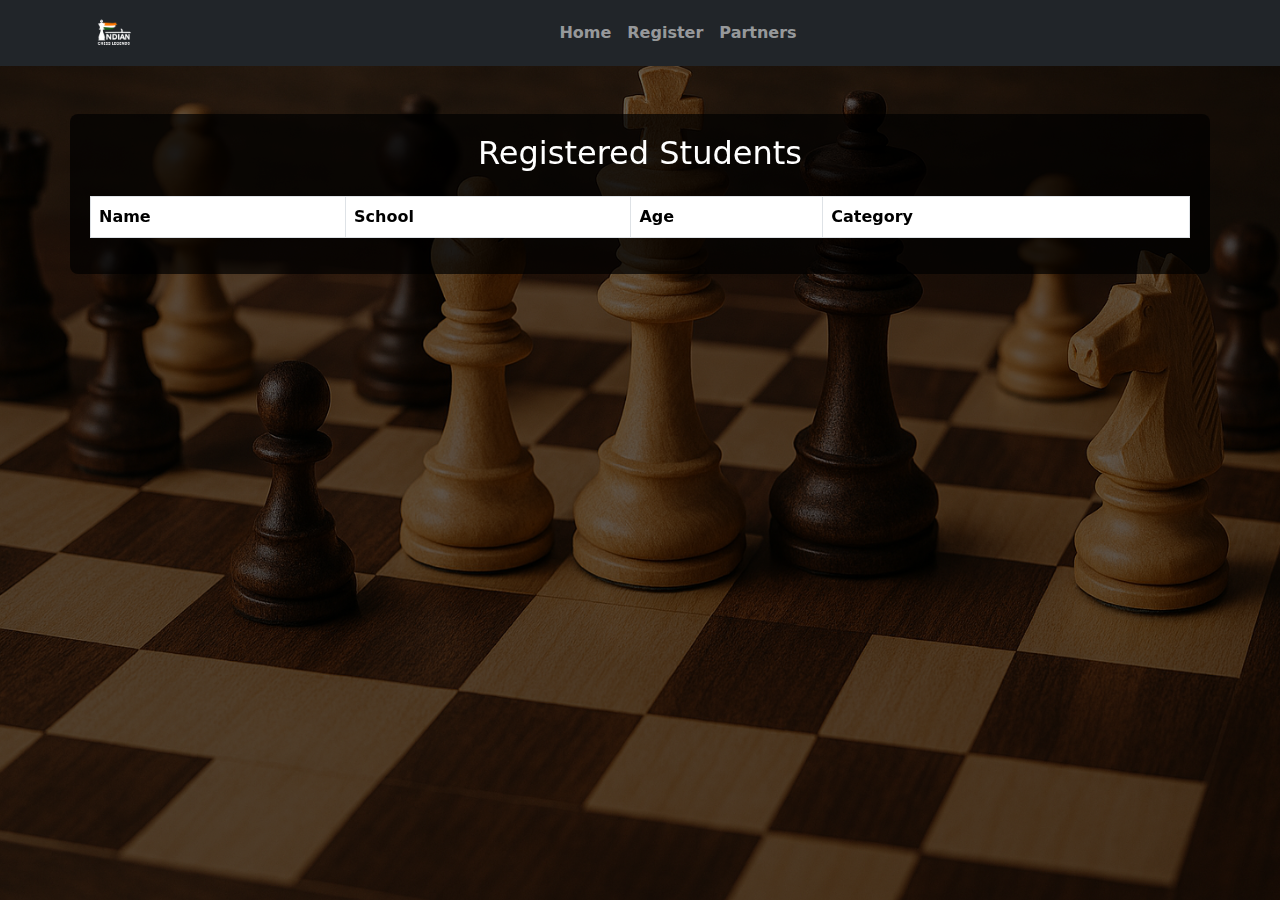
<file: schools/sunrise_school.html>
<!DOCTYPE html>
<html lang="en">
<head>
    <meta charset="UTF-8" />
    <meta name="viewport" content="width=device-width, initial-scale=1" />
    <title>Registered Students - Interschool Chess Championship</title>
    <link rel="icon" href="logo-sc.png" type="image/png">
    <link href="https://cdn.jsdelivr.net/npm/bootstrap@5.3.3/dist/css/bootstrap.min.css" rel="stylesheet" />
    <style>
        /* Background image styling */
        body {
            background-image: url('background.jpg'); /* Replace with your image path */
            background-size: cover;
            background-position: center;
            background-repeat: no-repeat;
            min-height: 100vh;
            color: white; /* Text color for visibility */
        }
        /* Overlay to darken background for text readability */
        .bg-overlay {
            position: fixed;
            top: 0; left: 0; right: 0; bottom: 0;
            background-color: rgba(0,0,0,0.6);
            z-index: -1;
        }
        /* Table container override for readability */
        .table-container {
            background-color: rgba(0,0,0,0.7);
            padding: 20px;
            border-radius: 8px;
        }
    </style>
</head>
<body>
    <div class="bg-overlay"></div>

    <!-- Navigation Bar (same structure as your main site) -->
    <nav class="navbar navbar-expand-lg navbar-dark bg-dark sticky-top">
        <div class="container">
            <a class="navbar-brand" href="#">
                <img src="logo.png" alt="Interschool Chess Logo" style="max-height:40px;" />
            </a>
            <button class="navbar-toggler" type="button" data-bs-toggle="collapse"
                data-bs-target="#navbarNav" aria-controls="navbarNav" aria-expanded="false"
                aria-label="Toggle navigation">
                <span class="navbar-toggler-icon"></span>
            </button>
            <div class="collapse navbar-collapse justify-content-center" id="navbarNav">
                <ul class="navbar-nav fw-semibold">
                    <li class="nav-item"><a class="nav-link" href="..//index.html">Home</a></li>
                    <li class="nav-item"><a class="nav-link" href="..//registration.html">Register</a></li>
                    <li class="nav-item"><a class="nav-link" href="..//partners.html">Partners</a></li>
                </ul>
            </div>
        </div>
    </nav>

    <div class="container table-container mt-5">
        <h2 class="mb-4 text-center">Registered Students</h2>
        <table class="table table-hover table-bordered text-white" id="students-table">
            <thead>
                <tr>
                    <th>Name</th>
                    <th>School</th>
                    <th>Age</th>
                    <th>Category</th>
                </tr>
            </thead>
            <tbody>
                <!-- Student rows will be inserted here -->
            </tbody>
        </table>
    </div>

    <script src="https://cdn.jsdelivr.net/npm/bootstrap@5.3.3/dist/js/bootstrap.bundle.min.js"></script>
    <script>
        fetch('http://localhost:3000/api/students')
            .then(response => response.json())
            .then(data => {
                const tbody = document.querySelector('#students-table tbody');
                data.forEach(student => {
                    const row = document.createElement('tr');
                    row.innerHTML = `
                        <td>${student.Name}</td>
                        <td>${student.School}</td>
                        <td>${student.Age}</td>
                        <td>${student.Category || ''}</td>
                    `;
                    tbody.appendChild(row);
                });
            })
            .catch(err => {
                const tbody = document.querySelector('#students-table tbody');
                tbody.innerHTML = '<tr><td colspan="4" class="text-center">Failed to load data.</td></tr>';
                console.error('Error loading
</file>
<file: styles.css>
:root {
    --primary-green: #16a085;
    --highlight-yellow: #f1c40f;
    --highlight-cyan: #1abc9c;
    --dark-text: #2c3e50;
    --light-text: #ecf0f1;
    --subtle-gray: #bdc3c7;
    --bg-image: url('background.jpg');
    --accent: #f6b235;
    --accent-2: #ff8a00;
    --muted: rgba(255, 255, 255, 0.07);
    --glass: rgba(255, 255, 255, 0.06);
    --glass-strong: rgba(255, 255, 255, 0.1);
    --text-on-dark: #f6f7f9;
    --card-radius: 14px;
    --transition: 240ms cubic-bezier(.2, .9, .2, 1);
}

body {
  /* Full page background + subtle vignette (lightened so background shows more) */
  background-image: linear-gradient(180deg, rgba(0,0,0,0.25), rgba(0,0,0,0.28)), var(--bg-image);
  background-size: cover;
  background-position: center;
  color: var(--text-on-dark);
  -webkit-font-smoothing: antialiased;
  text-rendering: optimizeLegibility;
}

/* subtle page overlay to keep text readable but allow background visibility */
.bg-overlay {
  position: fixed;
  inset: 0;
  background: rgba(0,0,0,0.10); /* slight dark tint */
  z-index: 0;
}

/* NAVBAR: make glass lighter so background shows through more */
.navbar {
  background: linear-gradient(180deg, rgba(10,10,10,0.55), rgba(10,10,10,0.35));
  backdrop-filter: blur(6px) saturate(1.05);
  border-bottom: 1px solid var(--muted);
  padding: 12px 0;
}

.navbar .container {
    max-width: var(--max-width);
}

.navbar-brand {
    background: linear-gradient(90deg, var(--logo-bg) 0%, var(--accent-2) 100%);
    padding: 8px 10px;
    border-radius: 12px;
    box-shadow: 0 8px 30px rgba(2, 6, 23, 0.5);
    align-items: center;
}

.navbar-brand img {
    height: 52px;
    width: 52px;
    object-fit: contain;
    border-radius: 10px;
    display: block;
    box-shadow: 0 6px 18px rgba(0, 0, 0, 0.45);
}

/* nav links: spaced and lighter */
.navbar-nav {
    gap: 18px;
    align-items: center;
}

.navbar-nav .nav-link {
    color: rgba(246, 178, 53, 0.92);
    font-weight: 600;
    padding: 8px 10px;
    transition: color var(--transition), transform var(--transition);
}

.navbar-nav .nav-link:hover {
    color: var(--text-on-dark);
    transform: translateY(-2px);
}

/* --- Hero Section --- */
.hero-section {
    background-image: linear-gradient(rgba(255, 255, 255, 0.4), rgba(255, 255, 255, 0.8)),
        url('https://i.imgur.com/K1oK1tH.png');
    background-size: cover;
    background-position: center;
    height: 85vh;
    display: flex;
    align-items: center;
    justify-content: center;
    text-align: center;
    position: relative;
    clip-path: polygon(0 0, 100% 0, 100% 100%, 0 100%);
    color: var(--dark-text);
}

.hero-content {
    opacity: 0;
    transform: translateY(20px);
    animation: fadeIn-up 1s ease-out forwards;
}

.hero-section h1 {
    font-size: 4.5rem;
    font-weight: 800;
    line-height: 1.2;
    margin-bottom: 0.5rem;
}

.hero-section .highlight-yellow {
    color: var(--highlight-yellow);
}

.hero-section .highlight-cyan {
    color: var(--highlight-cyan);
}

/* gradient word emphasis for "Chess" */
.hero-content .highlight-cyan {
    background: linear-gradient(90deg, #6ee7ff, #4dd0e1 60%);
    -webkit-background-clip: text;
    background-clip: text;
    color: transparent;
}

.hero-section p.subtitle {
    font-size: 1.25rem;
    font-weight: 400;
    color: #34495e;
    max-width: 600px;
    margin: 0 auto 2rem auto;
}

/* CTAs: pill buttons with shadow */
.btn-custom-primary,
.btn-custom-secondary,
.btn-final-cta {
    border-radius: 999px;
    padding: 12px 26px;
    font-weight: 700;
    box-shadow: 0 10px 30px rgba(10, 10, 10, 0.45);
    transition: transform var(--transition), box-shadow var(--transition);
}

.btn-custom-primary {
    background: linear-gradient(90deg, var(--accent), var(--accent-2));
    color: #111;
    border: none;
}

.btn-custom-primary:hover {
    transform: translateY(-4px);
    box-shadow: 0 18px 40px rgba(255, 138, 0, 0.16);
}

.btn-custom-secondary {
    background: rgba(255, 255, 255, 0.06);
    color: var(--text-on-dark);
    border: 1px solid rgba(255, 255, 255, 0.08);
}

.btn-custom-secondary:hover {
    transform: translateY(-3px);
}

/* --- Tournament Info Section --- */
.info-section {
    background-color: var(--primary-green);
    color: var(--light-text);
    padding: 80px 0;
    position: relative;
    overflow: hidden;
}

.info-section::before {
    content: "\f441";
    font-family: "Font Awesome 6 Free";
    font-weight: 900;
    position: absolute;
    font-size: 15rem;
    color: rgba(255, 255, 255, 0.05);
    left: 10%;
    top: 55%;
    transform: translateY(-50%) rotate(-15deg);
    z-index: 0;
}

.info-section h2 {
    font-size: 2.5rem;
    font-weight: 700;
    margin-bottom: 0.5rem;
}

.info-section p.subtitle {
    font-size: 1.1rem;
    font-weight: 400;
    color: rgba(255, 255, 255, 0.8);
    margin-bottom: 4rem;
}

.info-card {
    background-color: rgba(255, 255, 255, 0.1);
    border: 1px solid rgba(255, 255, 255, 0.2);
    border-radius: 15px;
    padding: 2rem;
    text-align: center;
    transition: all 0.3s ease;
    height: 100%;
    cursor: pointer;
    opacity: 0;
    transform: translateY(30px);
    animation: fadeIn-up 0.6s ease-out forwards;
}

.info-card:nth-child(2) {
    animation-delay: 0.2s;
}

.info-card:nth-child(3) {
    animation-delay: 0.4s;
}

.info-card:nth-child(4) {
    animation-delay: 0.6s;
}

.info-card:hover {
    background-color: rgba(255, 255, 255, 0.2);
    border-color: rgba(255, 255, 255, 0.5);
    transform: translateY(-10px);
}

.info-card .icon {
    font-size: 2.5rem;
    margin-bottom: 1rem;
    color: var(--light-text);
}

.info-card .card-title {
    font-size: 0.9rem;
    font-weight: 500;
    text-transform: uppercase;
    letter-spacing: 1px;
    color: rgba(255, 255, 255, 0.7);
    margin-bottom: 0.25rem;
}

.info-card .card-text {
    font-size: 1.1rem;
    font-weight: 600;
    color: var(--light-text);
}

.placeholder-box {
    background-color: rgba(255, 255, 255, 0.1);
    border: 1px dashed rgba(255, 255, 255, 0.2);
    border-radius: 15px;
    height: 150px;
    margin-top: 4rem;
    margin-bottom: 4rem;
}

.btn-final-cta {
    background-color: white;
    color: var(--dark-text);
    padding: 14px 40px;
    border-radius: 50px;
    font-weight: 600;
    border: none;
    transition: all 0.3s ease;
    box-shadow: 0 4px 15px rgba(0, 0, 0, 0.1);
}

.btn-final-cta:hover {
    background-color: #f8f9fa;
    transform: scale(1.05);
    box-shadow: 0 6px 20px rgba(0, 0, 0, 0.15);
}

/* Animations */
@keyframes fadeIn-up {
    to {
        opacity: 1;
        transform: translateY(0);
    }
}

/* Responsive Design */
@media (max-width: 991.98px) {
    .hero-section h1 {
        font-size: 3.5rem;
    }

    .hero-section p.subtitle {
        font-size: 1.1rem;
    }

    .info-card {
        margin-bottom: 1.5rem;
    }
}

@media (max-width: 767.98px) {
    .hero-section {
        height: 80vh;
    }

    .hero-section h1 {
        font-size: 2.8rem;
    }

    .hero-section p.subtitle {
        font-size: 1rem;
    }

    .hero-buttons .btn {
        display: block;
        width: 80%;
        margin: 0.5rem auto;
    }

    .info-section h2 {
        font-size: 2rem;
    }

    .info-section::before {
        font-size: 10rem;
        left: -5%;
    }
}

@media (max-width: 575.98px) {
    .hero-section h1 {
        font-size: 2.2rem;
    }
}

/* inspiration carousel: elevated cards with inner shadow */
#inspiration .carousel-inner {
    padding: 8px;
}

#inspiration .carousel-item img {
    border-radius: 12px;
    box-shadow: 0 16px 50px rgba(2, 6, 23, 0.7);
    height: 420px;
    object-fit: cover;
}

/* changed: make caption background 50% opaque and improve text contrast */
#inspiration .carousel-caption {
    background: rgba(0, 0, 0, 0.5); /* 50% opaque black */
    color: #fff;
    padding: 10px 14px;
    border-radius: 8px;
    display: inline-block;
    backdrop-filter: blur(4px);
    transform: translateY(-8px);
    max-width: 85%;
}

/* highlight caption title and strengthen paragraph contrast */
#inspiration .carousel-caption h5 {
    color: var(--accent);
    font-weight: 700;
    margin-bottom: 4px;
}
#inspiration .carousel-caption p {
    color: rgba(255,255,255,0.95);
    margin-bottom: 0;
}

/* responsive tweak */
@media (max-width: 767px) {
    #inspiration .carousel-caption { padding: 8px 10px; max-width: 95%; }
}

/* FOOTER: translucent */
footer {
    background: linear-gradient(180deg, rgba(0, 0, 0, 0.6), rgba(0, 0, 0, 0.75));
    border-top: 1px solid rgba(255, 255, 255, 0.04);
    padding-top: 32px;
    padding-bottom: 32px;
}

/* responsiveness tweaks */
@media (max-width: 767px) {
    .navbar-brand img {
        height: 44px;
        width: 44px;
    }

    .hero-section {
        padding: 56px 16px;
    }

    .info-card {
        padding: 18px;
    }

    #inspiration .carousel-item img {
        height: 280px;
    }
}

/* subtle entrance animations */
.fade-in-up {
    opacity: 0;
    transform: translateY(12px);
    transition: opacity 420ms ease, transform 420ms ease;
}

.fade-in-up.visible {
    opacity: 1;
    transform: translateY(0);
}
/* Table Styling */
table {
  border-collapse: collapse;
  width: 100%;
  background-color: #ffffff;
  border-radius: 8px;
  overflow: hidden;
  box-shadow: 0 3px 10px rgba(0, 0, 0, 0.08);
}

table thead {
  background-color: #0d6efd;
  color: #ffffff;
  font-weight: 600;
}

table th, table td {
  padding: 14px 16px;
  text-align: left;
  vertical-align: middle;
  border-bottom: 1px solid #dddddd;
}

table tr:hover {
  background-color: #f2f5ff;
  transition: background-color 0.3s ease;
}

table a {
  color: #0d6efd;
  text-decoration: none;
}

table a:hover {
  text-decoration: underline;
}


/* usage: add .fade-in-up to hero content and call js to add .visible on load */
document.addEventListener &&
    (function () {
        try {
            window.addEventListener('load', function () {
                document.querySelectorAll('.fade-in-up').forEach(function (el) { el.classList.add('visible'); });
            });
        } catch (e) { }
    })();
</file>
